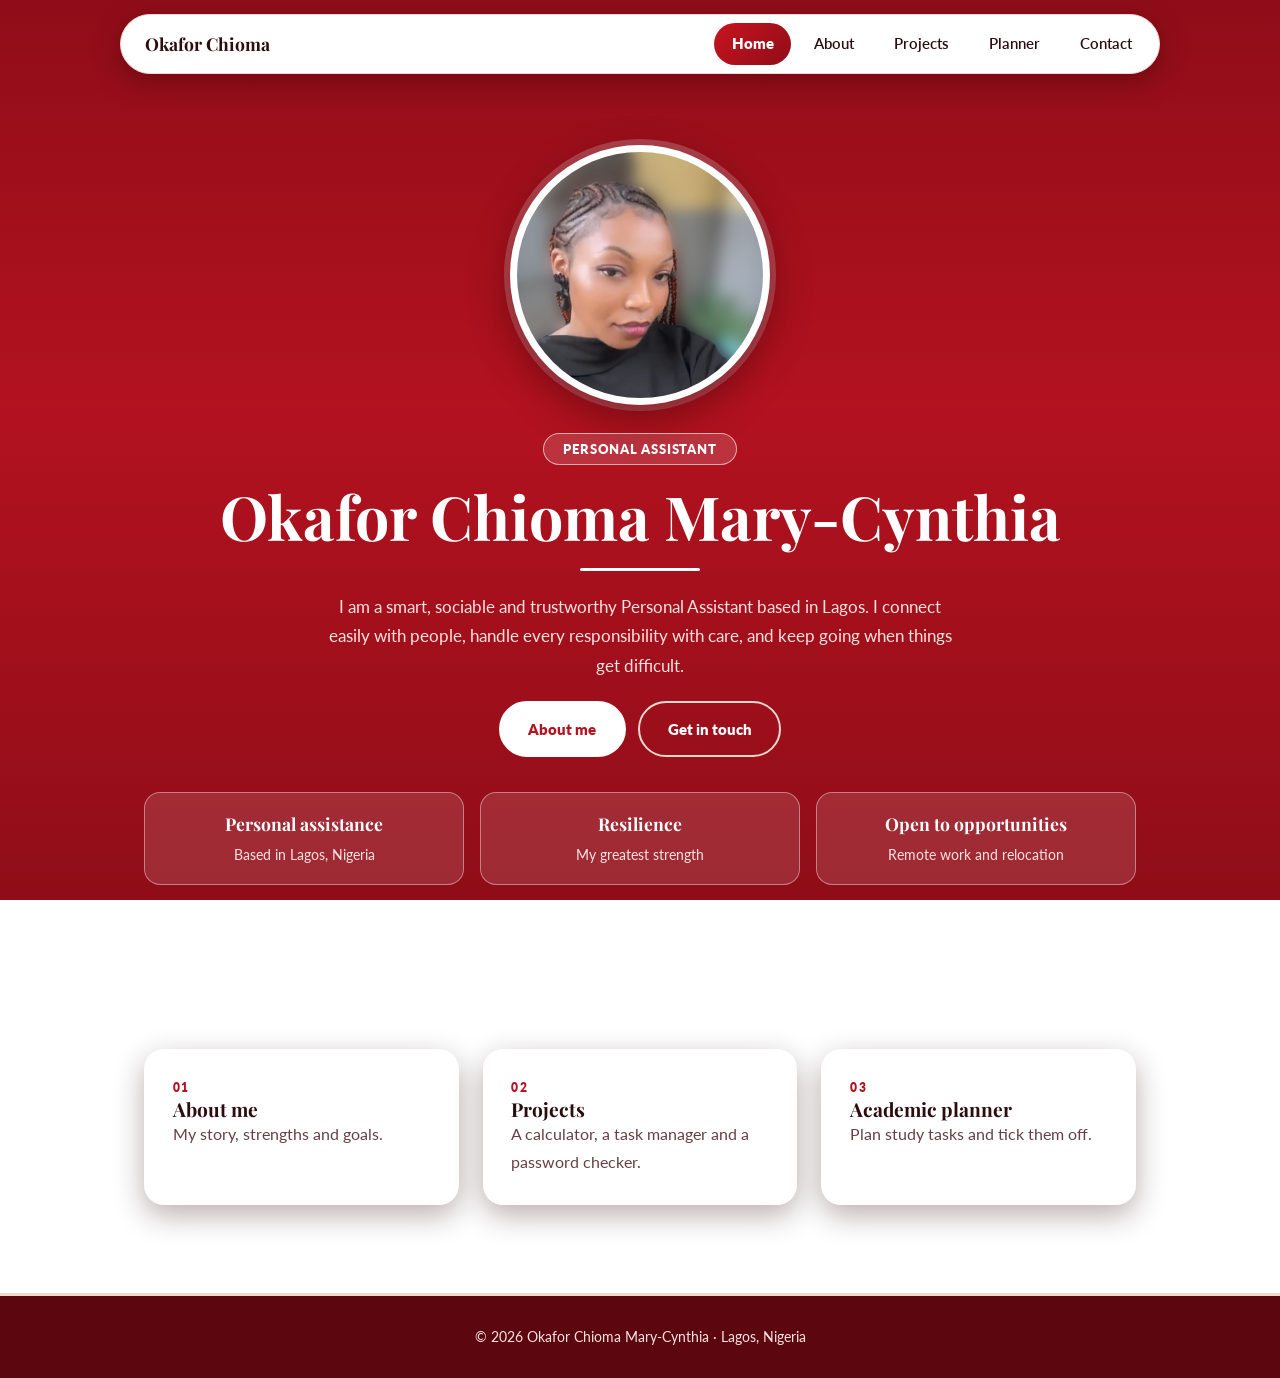
<file: index.html>
<!DOCTYPE html>
<html lang="en">
<head>
<meta charset="UTF-8">
<meta name="viewport" content="width=device-width, initial-scale=1">
<title>Home | Okafor Chioma Mary-Cynthia</title>
<meta name="description" content="Portfolio of Okafor Chioma Mary-Cynthia, personal assistant based in Lagos.">
<link rel="preconnect" href="https://fonts.googleapis.com">
<link rel="preconnect" href="https://fonts.gstatic.com" crossorigin>
<link href="https://fonts.googleapis.com/css2?family=Playfair+Display:wght@500;700&family=Lato:wght@400;700;900&display=swap" rel="stylesheet">
<link rel="stylesheet" href="style.css">
</head>
<body>
<div class="glow" id="glow" aria-hidden="true"></div>
<header class="site-header">
<div class="pill">
<a class="brand" href="index.html">Okafor Chioma</a>
<button class="menu-btn" id="menuBtn" aria-label="Toggle menu" aria-expanded="false" aria-controls="menu">&#9776;</button>
<nav class="nav" aria-label="Main navigation"><ul id="menu"><li><a href="index.html" aria-current="page">Home</a></li><li><a href="about.html">About</a></li><li><a href="projects.html">Projects</a></li><li><a href="planner.html">Planner</a></li><li><a href="contact.html">Contact</a></li></ul></nav>
</div>
</header>
<main>
<section class="hero">
<div class="wrap">
<div class="photo"><img src="photo.jpg" alt="Portrait of Okafor Chioma Mary-Cynthia" width="260" height="260"></div>
<span class="badge">PERSONAL ASSISTANT</span>
<h1>Okafor Chioma Mary-Cynthia</h1>
<hr class="rule">
<p class="intro">I am a smart, sociable and trustworthy Personal Assistant based in Lagos. I connect easily with people, handle every responsibility with care, and keep going when things get difficult.</p>
<div class="btns"><a class="btn" href="about.html">About me</a><a class="btn ghost" href="contact.html">Get in touch</a></div>
<div class="facts">
<div class="fact"><b>Personal assistance</b><span>Based in Lagos, Nigeria</span></div>
<div class="fact"><b>Resilience</b><span>My greatest strength</span></div>
<div class="fact"><b>Open to opportunities</b><span>Remote work and relocation</span></div>
</div>
</div>
</section>
<section>
<div class="wrap">
<h2>Explore my portfolio</h2>
<div class="grid" style="margin-top:1.3rem">
<a class="card" href="about.html"><p class="num">01</p><h3>About me</h3><p>My story, strengths and goals.</p></a>
<a class="card" href="projects.html"><p class="num">02</p><h3>Projects</h3><p>A calculator, a task manager and a password checker.</p></a>
<a class="card" href="planner.html"><p class="num">03</p><h3>Academic planner</h3><p>Plan study tasks and tick them off.</p></a>
</div>
</div>
</section>
</main>
<footer class="site-footer">
<p>&copy; 2026 Okafor Chioma Mary-Cynthia &middot; Lagos, Nigeria</p>
</footer>
<script src="main.js"></script>

</body>
</html>
</file>
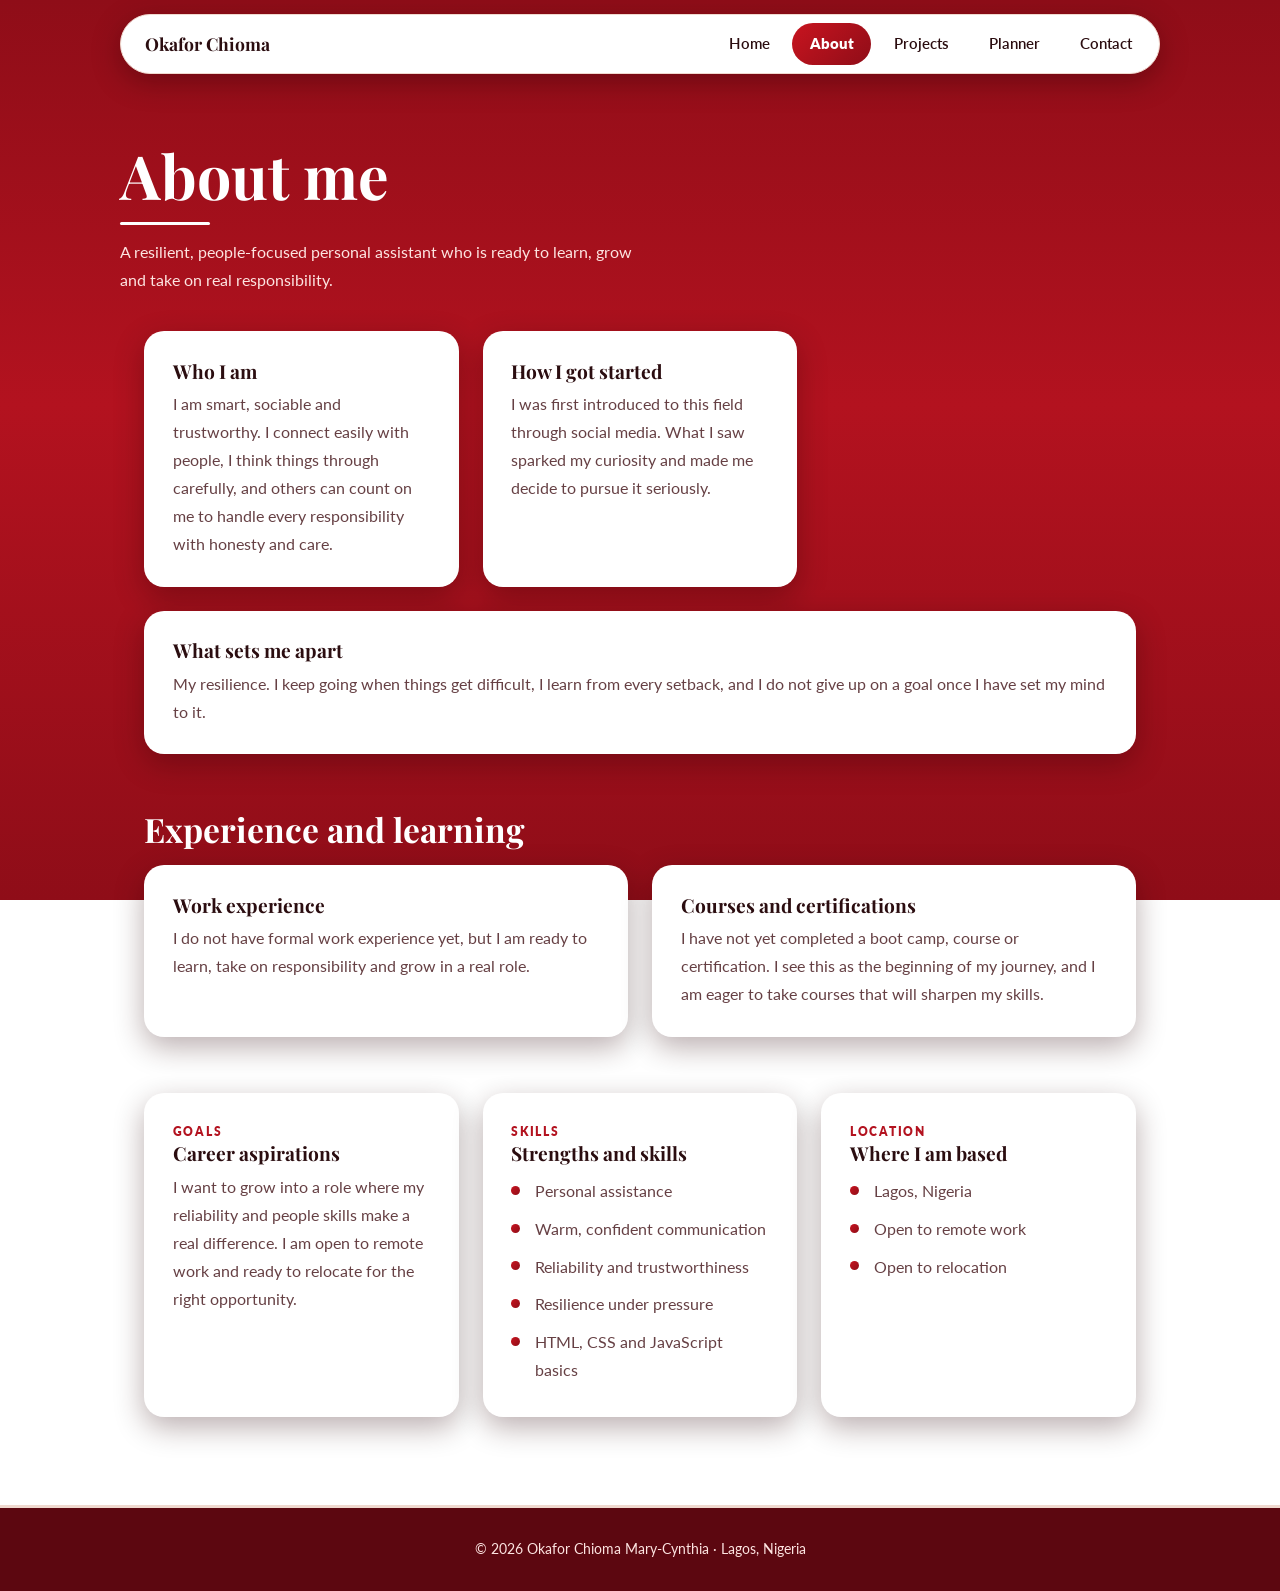
<file: about.html>
<!DOCTYPE html>
<html lang="en">
<head>
<meta charset="UTF-8">
<meta name="viewport" content="width=device-width, initial-scale=1">
<title>About Me | Okafor Chioma Mary-Cynthia</title>
<meta name="description" content="Background, training and goals of Okafor Chioma Mary-Cynthia.">
<link rel="preconnect" href="https://fonts.googleapis.com">
<link rel="preconnect" href="https://fonts.gstatic.com" crossorigin>
<link href="https://fonts.googleapis.com/css2?family=Playfair+Display:wght@500;700&family=Lato:wght@400;700;900&display=swap" rel="stylesheet">
<link rel="stylesheet" href="style.css">
</head>
<body>
<div class="glow" id="glow" aria-hidden="true"></div>
<header class="site-header">
<div class="pill">
<a class="brand" href="index.html">Okafor Chioma</a>
<button class="menu-btn" id="menuBtn" aria-label="Toggle menu" aria-expanded="false" aria-controls="menu">&#9776;</button>
<nav class="nav" aria-label="Main navigation"><ul id="menu"><li><a href="index.html">Home</a></li><li><a href="about.html" aria-current="page">About</a></li><li><a href="projects.html">Projects</a></li><li><a href="planner.html">Planner</a></li><li><a href="contact.html">Contact</a></li></ul></nav>
</div>
</header>
<main>
<div class="wrap page-title"><h1>About me</h1><p>A resilient, people-focused personal assistant who is ready to learn, grow and take on real responsibility.</p></div>
<section>
<div class="wrap grid" style="grid-template-columns:repeat(auto-fit,minmax(300px,1fr))">
<div class="card"><h3>Who I am</h3><p style="margin-top:.5rem">I am smart, sociable and trustworthy. I connect easily with people, I think things through carefully, and others can count on me to handle every responsibility with honesty and care.</p></div>
<div class="card"><h3>How I got started</h3><p style="margin-top:.5rem">I was first introduced to this field through social media. What I saw sparked my curiosity and made me decide to pursue it seriously.</p></div>
<div class="card" style="grid-column:1/-1"><h3>What sets me apart</h3><p style="margin-top:.5rem">My resilience. I keep going when things get difficult, I learn from every setback, and I do not give up on a goal once I have set my mind to it.</p></div>
</div>
</section>
<section style="padding-top:0">
<div class="wrap">
<h2>Experience and learning</h2>
<div class="grid" style="margin-top:1rem">
<div class="card"><h3>Work experience</h3><p style="margin-top:.5rem">I do not have formal work experience yet, but I am ready to learn, take on responsibility and grow in a real role.</p></div>
<div class="card"><h3>Courses and certifications</h3><p style="margin-top:.5rem">I have not yet completed a boot camp, course or certification. I see this as the beginning of my journey, and I am eager to take courses that will sharpen my skills.</p></div>
</div>
</div>
</section>
<section style="padding-top:0">
<div class="wrap grid">
<div class="card"><p class="num">GOALS</p><h3>Career aspirations</h3><p style="margin-top:.5rem">I want to grow into a role where my reliability and people skills make a real difference. I am open to remote work and ready to relocate for the right opportunity.</p></div>
<div class="card"><p class="num">SKILLS</p><h3>Strengths and skills</h3><ul class="clean" style="margin-top:.5rem"><li>Personal assistance</li><li>Warm, confident communication</li><li>Reliability and trustworthiness</li><li>Resilience under pressure</li><li>HTML, CSS and JavaScript basics</li></ul></div>
<div class="card"><p class="num">LOCATION</p><h3>Where I am based</h3><ul class="clean" style="margin-top:.5rem"><li>Lagos, Nigeria</li><li>Open to remote work</li><li>Open to relocation</li></ul></div>
</div>
</section>
</main>
<footer class="site-footer">
<p>&copy; 2026 Okafor Chioma Mary-Cynthia &middot; Lagos, Nigeria</p>
</footer>
<script src="main.js"></script>

</body>
</html>
</file>
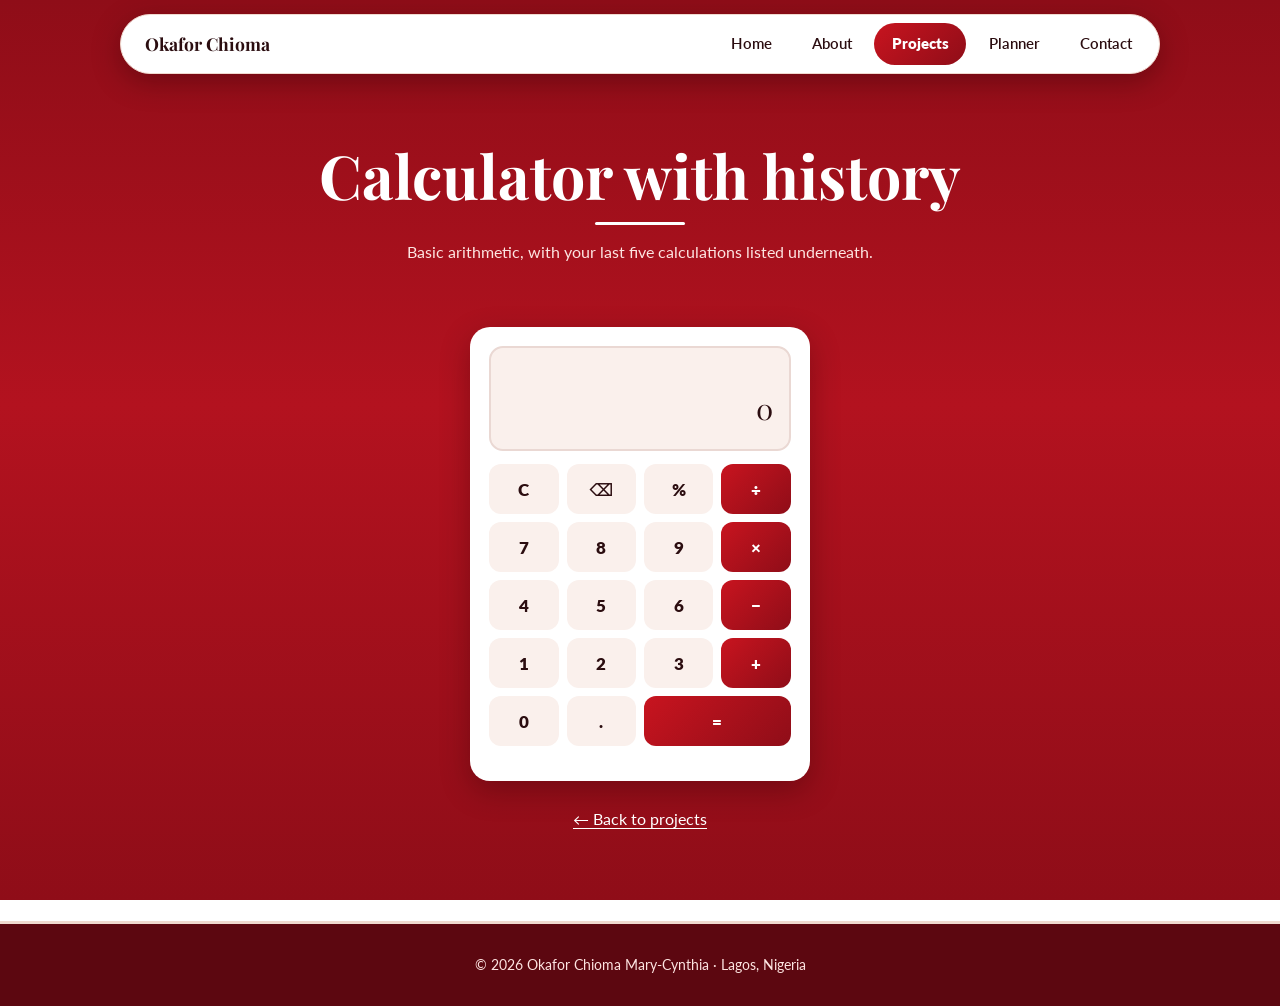
<file: calculator.html>
<!DOCTYPE html>
<html lang="en">
<head>
<meta charset="UTF-8">
<meta name="viewport" content="width=device-width, initial-scale=1">
<title>Calculator | Okafor Chioma Mary-Cynthia</title>
<meta name="description" content="Calculator with history.">
<link rel="preconnect" href="https://fonts.googleapis.com">
<link rel="preconnect" href="https://fonts.gstatic.com" crossorigin>
<link href="https://fonts.googleapis.com/css2?family=Playfair+Display:wght@500;700&family=Lato:wght@400;700;900&display=swap" rel="stylesheet">
<link rel="stylesheet" href="style.css">
</head>
<body>
<div class="glow" id="glow" aria-hidden="true"></div>
<header class="site-header">
<div class="pill">
<a class="brand" href="index.html">Okafor Chioma</a>
<button class="menu-btn" id="menuBtn" aria-label="Toggle menu" aria-expanded="false" aria-controls="menu">&#9776;</button>
<nav class="nav" aria-label="Main navigation"><ul id="menu"><li><a href="index.html">Home</a></li><li><a href="about.html">About</a></li><li><a href="projects.html" aria-current="page">Projects</a></li><li><a href="planner.html">Planner</a></li><li><a href="contact.html">Contact</a></li></ul></nav>
</div>
</header>
<main>
<div class="wrap page-title title-center"><h1>Calculator with history</h1><p>Basic arithmetic, with your last five calculations listed underneath.</p></div>
<section>
<div class="wrap">
<div class="card calc">
<div class="calc-screen"><small id="expr"></small><output id="display" aria-live="polite">0</output></div>
<div class="keys">
<button data-k="C">C</button><button data-k="DEL">&#9003;</button><button data-k="%">%</button><button data-k="÷" class="op">&divide;</button>
<button data-k="7">7</button><button data-k="8">8</button><button data-k="9">9</button><button data-k="×" class="op">&times;</button>
<button data-k="4">4</button><button data-k="5">5</button><button data-k="6">6</button><button data-k="−" class="op">&minus;</button>
<button data-k="1">1</button><button data-k="2">2</button><button data-k="3">3</button><button data-k="+" class="op">+</button>
<button data-k="0">0</button><button data-k=".">.</button><button data-k="=" class="op" style="grid-column:span 2">=</button>
</div>
<ul id="history" aria-label="Calculation history"></ul>
</div>
<p style="text-align:center"><a href="projects.html">&larr; Back to projects</a></p>
</div>
</section>
</main>
<footer class="site-footer">
<p>&copy; 2026 Okafor Chioma Mary-Cynthia &middot; Lagos, Nigeria</p>
</footer>
<script src="main.js"></script>
<script src="calculator.js"></script>
</body>
</html>
</file>
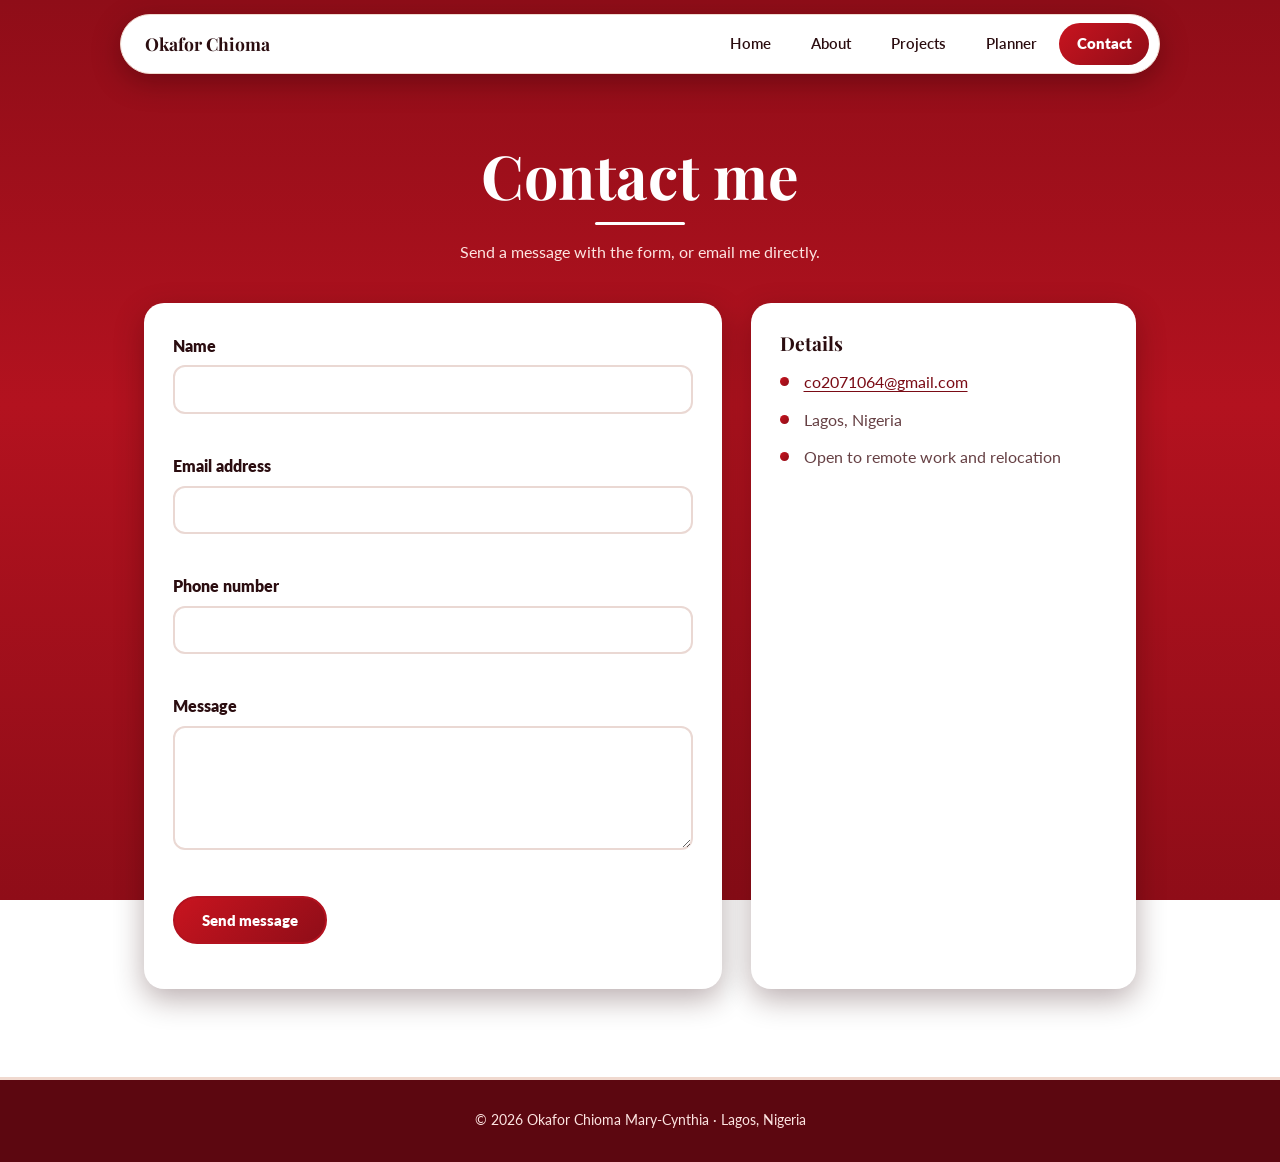
<file: contact.html>
<!DOCTYPE html>
<html lang="en">
<head>
<meta charset="UTF-8">
<meta name="viewport" content="width=device-width, initial-scale=1">
<title>Contact | Okafor Chioma Mary-Cynthia</title>
<meta name="description" content="Contact Okafor Chioma Mary-Cynthia.">
<link rel="preconnect" href="https://fonts.googleapis.com">
<link rel="preconnect" href="https://fonts.gstatic.com" crossorigin>
<link href="https://fonts.googleapis.com/css2?family=Playfair+Display:wght@500;700&family=Lato:wght@400;700;900&display=swap" rel="stylesheet">
<link rel="stylesheet" href="style.css">
</head>
<body>
<div class="glow" id="glow" aria-hidden="true"></div>
<header class="site-header">
<div class="pill">
<a class="brand" href="index.html">Okafor Chioma</a>
<button class="menu-btn" id="menuBtn" aria-label="Toggle menu" aria-expanded="false" aria-controls="menu">&#9776;</button>
<nav class="nav" aria-label="Main navigation"><ul id="menu"><li><a href="index.html">Home</a></li><li><a href="about.html">About</a></li><li><a href="projects.html">Projects</a></li><li><a href="planner.html">Planner</a></li><li><a href="contact.html" aria-current="page">Contact</a></li></ul></nav>
</div>
</header>
<main>
<div class="wrap page-title title-center"><h1>Contact me</h1><p>Send a message with the form, or email me directly.</p></div>
<section>
<div class="wrap contact">
<form class="card" id="contactForm" novalidate>
<div class="field"><label for="name">Name</label><input type="text" id="name" name="name" autocomplete="name"><p class="error" id="nameError"></p></div>
<div class="field"><label for="email">Email address</label><input type="text" id="email" name="email" autocomplete="email"><p class="error" id="emailError"></p></div>
<div class="field"><label for="phone">Phone number</label><input type="text" id="phone" name="phone" inputmode="numeric" autocomplete="tel"><p class="error" id="phoneError"></p></div>
<div class="field"><label for="message">Message</label><textarea id="message" name="message" rows="5"></textarea><p class="error" id="messageError"></p></div>
<button class="btn" type="submit">Send message</button>
<p id="formStatus" role="status"></p>
</form>
<aside class="card">
<h3>Details</h3>
<ul class="clean" style="margin-top:.6rem"><li><a href="mailto:co2071064@gmail.com">co2071064@gmail.com</a></li><li>Lagos, Nigeria</li><li>Open to remote work and relocation</li></ul>
</aside>
</div>
</section>
</main>
<footer class="site-footer">
<p>&copy; 2026 Okafor Chioma Mary-Cynthia &middot; Lagos, Nigeria</p>
</footer>
<script src="main.js"></script>
<script src="contact.js"></script>
</body>
</html>
</file>
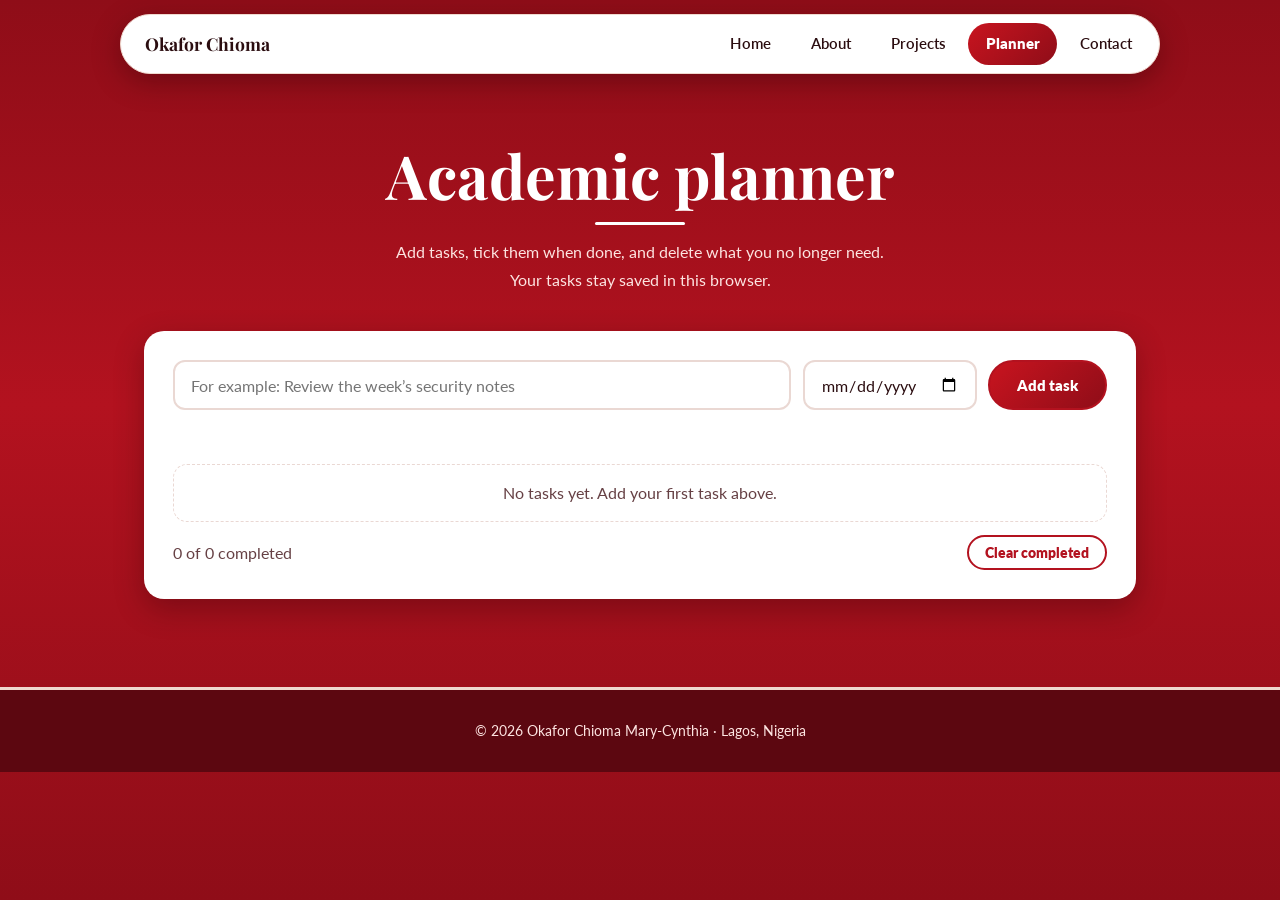
<file: planner.html>
<!DOCTYPE html>
<html lang="en">
<head>
<meta charset="UTF-8">
<meta name="viewport" content="width=device-width, initial-scale=1">
<title>Academic Planner | Okafor Chioma Mary-Cynthia</title>
<meta name="description" content="Plan study tasks and deadlines.">
<link rel="preconnect" href="https://fonts.googleapis.com">
<link rel="preconnect" href="https://fonts.gstatic.com" crossorigin>
<link href="https://fonts.googleapis.com/css2?family=Playfair+Display:wght@500;700&family=Lato:wght@400;700;900&display=swap" rel="stylesheet">
<link rel="stylesheet" href="style.css">
</head>
<body>
<div class="glow" id="glow" aria-hidden="true"></div>
<header class="site-header">
<div class="pill">
<a class="brand" href="index.html">Okafor Chioma</a>
<button class="menu-btn" id="menuBtn" aria-label="Toggle menu" aria-expanded="false" aria-controls="menu">&#9776;</button>
<nav class="nav" aria-label="Main navigation"><ul id="menu"><li><a href="index.html">Home</a></li><li><a href="about.html">About</a></li><li><a href="projects.html">Projects</a></li><li><a href="planner.html" aria-current="page">Planner</a></li><li><a href="contact.html">Contact</a></li></ul></nav>
</div>
</header>
<main>
<div class="wrap page-title title-center"><h1>Academic planner</h1><p>Add tasks, tick them when done, and delete what you no longer need. Your tasks stay saved in this browser.</p></div>
<section>
<div class="wrap">
<div class="card">
<form id="taskForm" class="add-task" novalidate>
<label for="taskInput" style="position:absolute;left:-9999px">Task</label>
<input type="text" id="taskInput" placeholder="For example: Review the week&rsquo;s security notes" maxlength="120">
<label for="taskDate" style="position:absolute;left:-9999px">Due date</label>
<input type="date" id="taskDate">
<button class="btn" type="submit">Add task</button>
</form>
<p class="error" id="taskMsg" role="alert"></p>
<ul id="taskList"></ul>
<div class="stats"><span id="count">0 of 0 completed</span><button class="btn ghost" id="clearDone" type="button" style="padding:.45rem 1rem;font-size:.9rem">Clear completed</button></div>
</div>
</div>
</section>
</main>
<footer class="site-footer">
<p>&copy; 2026 Okafor Chioma Mary-Cynthia &middot; Lagos, Nigeria</p>
</footer>
<script src="main.js"></script>
<script src="planner.js"></script>
</body>
</html>
</file>
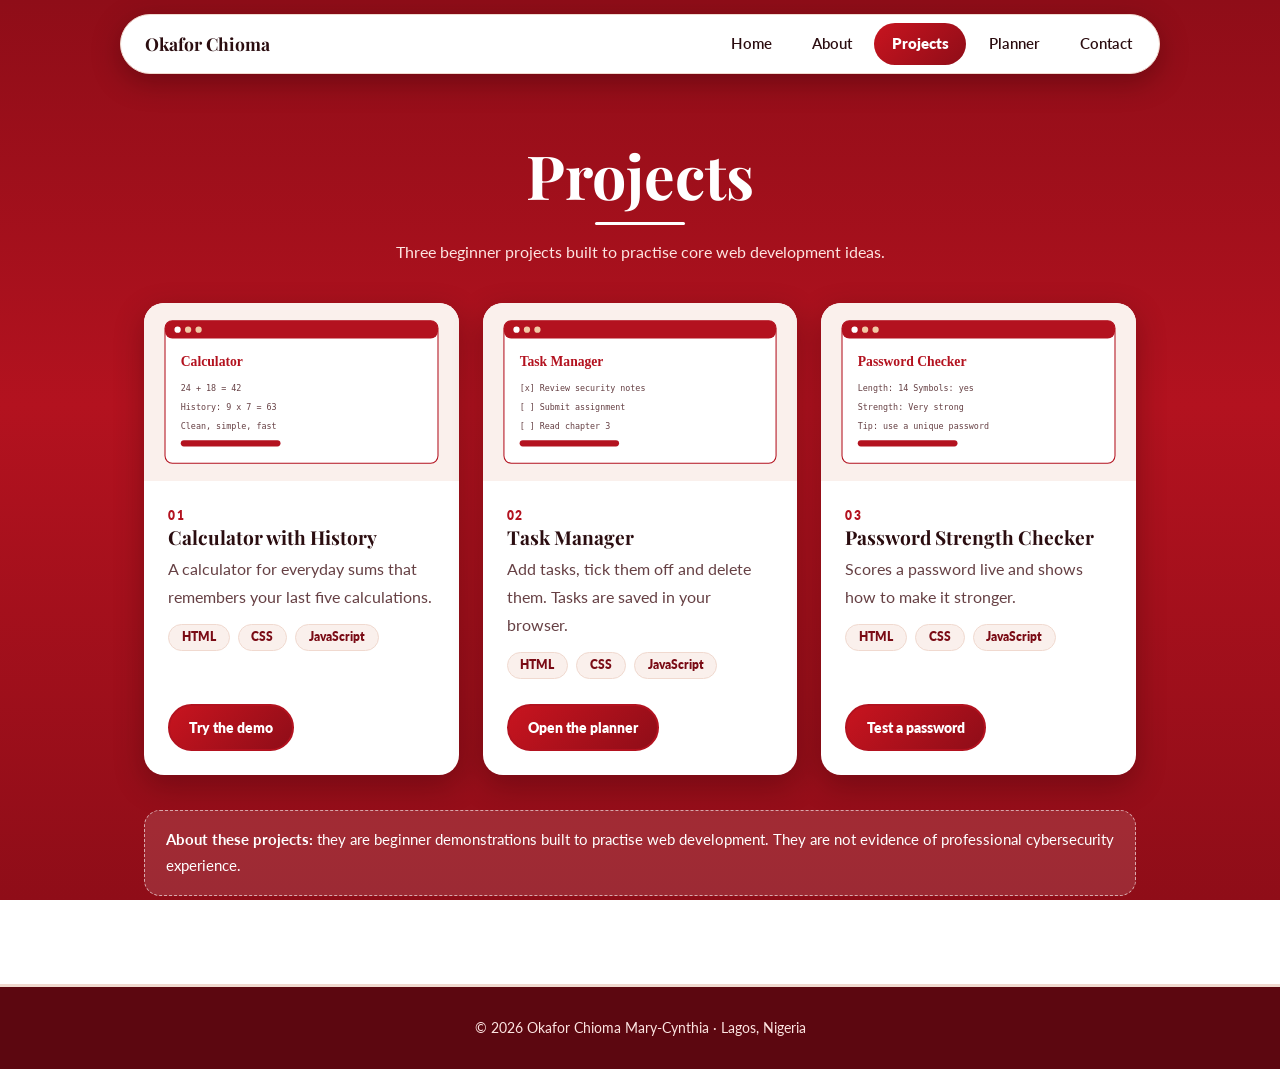
<file: projects.html>
<!DOCTYPE html>
<html lang="en">
<head>
<meta charset="UTF-8">
<meta name="viewport" content="width=device-width, initial-scale=1">
<title>Projects | Okafor Chioma Mary-Cynthia</title>
<meta name="description" content="Beginner projects by Okafor Chioma Mary-Cynthia.">
<link rel="preconnect" href="https://fonts.googleapis.com">
<link rel="preconnect" href="https://fonts.gstatic.com" crossorigin>
<link href="https://fonts.googleapis.com/css2?family=Playfair+Display:wght@500;700&family=Lato:wght@400;700;900&display=swap" rel="stylesheet">
<link rel="stylesheet" href="style.css">
</head>
<body>
<div class="glow" id="glow" aria-hidden="true"></div>
<header class="site-header">
<div class="pill">
<a class="brand" href="index.html">Okafor Chioma</a>
<button class="menu-btn" id="menuBtn" aria-label="Toggle menu" aria-expanded="false" aria-controls="menu">&#9776;</button>
<nav class="nav" aria-label="Main navigation"><ul id="menu"><li><a href="index.html">Home</a></li><li><a href="about.html">About</a></li><li><a href="projects.html" aria-current="page">Projects</a></li><li><a href="planner.html">Planner</a></li><li><a href="contact.html">Contact</a></li></ul></nav>
</div>
</header>
<main>
<div class="wrap page-title title-center"><h1>Projects</h1><p>Three beginner projects built to practise core web development ideas.</p></div>
<section>
<div class="wrap">
<div class="grid">
<article class="card project">
<img src="project-calculator.svg" alt="Preview of the calculator project" width="600" height="340">
<div class="body"><p class="num">01</p><h3>Calculator with History</h3><p style="margin-top:.4rem">A calculator for everyday sums that remembers your last five calculations.</p>
<div class="tags"><span>HTML</span><span>CSS</span><span>JavaScript</span></div>
<div class="btns"><a class="btn" href="calculator.html">Try the demo</a></div></div>
</article><article class="card project">
<img src="project-tasks.svg" alt="Preview of the task manager project" width="600" height="340">
<div class="body"><p class="num">02</p><h3>Task Manager</h3><p style="margin-top:.4rem">Add tasks, tick them off and delete them. Tasks are saved in your browser.</p>
<div class="tags"><span>HTML</span><span>CSS</span><span>JavaScript</span></div>
<div class="btns"><a class="btn" href="planner.html">Open the planner</a></div></div>
</article><article class="card project">
<img src="project-safety.svg" alt="Preview of the password checker project" width="600" height="340">
<div class="body"><p class="num">03</p><h3>Password Strength Checker</h3><p style="margin-top:.4rem">Scores a password live and shows how to make it stronger.</p>
<div class="tags"><span>HTML</span><span>CSS</span><span>JavaScript</span></div>
<div class="btns"><a class="btn" href="safety.html">Test a password</a></div></div>
</article>
</div>
<p class="note"><strong>About these projects:</strong> they are beginner demonstrations built to practise web development. They are not evidence of professional cybersecurity experience.</p>
</div>
</section>
</main>
<footer class="site-footer">
<p>&copy; 2026 Okafor Chioma Mary-Cynthia &middot; Lagos, Nigeria</p>
</footer>
<script src="main.js"></script>

</body>
</html>
</file>
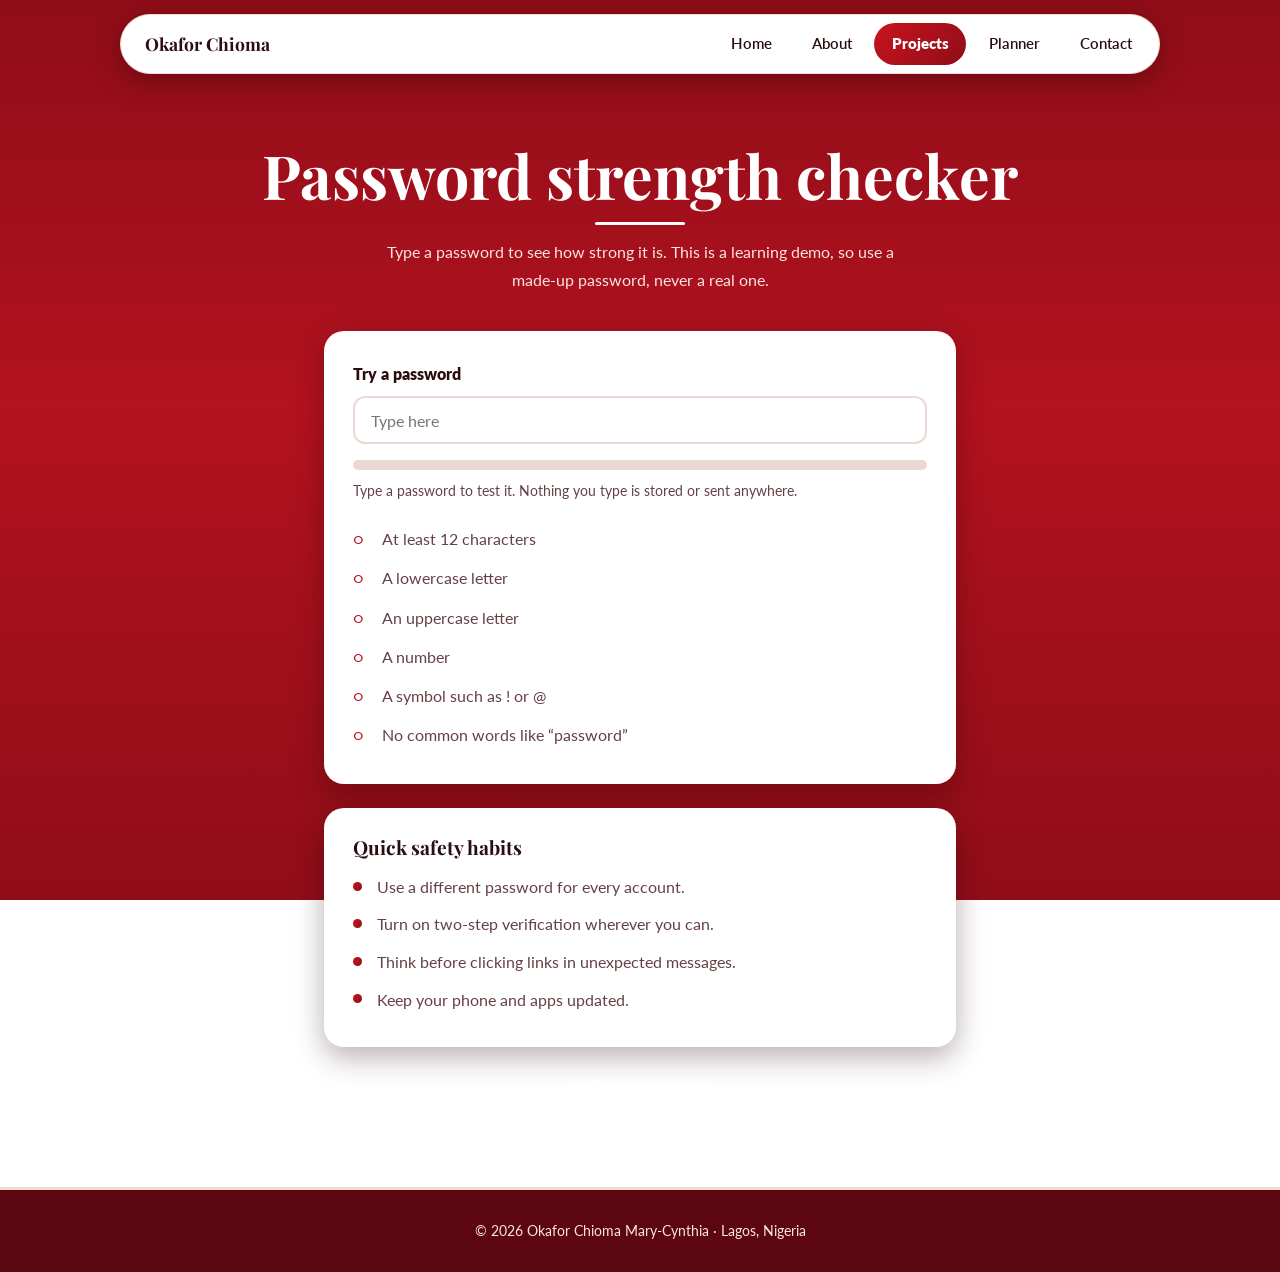
<file: safety.html>
<!DOCTYPE html>
<html lang="en">
<head>
<meta charset="UTF-8">
<meta name="viewport" content="width=device-width, initial-scale=1">
<title>Password Strength Checker | Okafor Chioma Mary-Cynthia</title>
<meta name="description" content="Check how strong a password is.">
<link rel="preconnect" href="https://fonts.googleapis.com">
<link rel="preconnect" href="https://fonts.gstatic.com" crossorigin>
<link href="https://fonts.googleapis.com/css2?family=Playfair+Display:wght@500;700&family=Lato:wght@400;700;900&display=swap" rel="stylesheet">
<link rel="stylesheet" href="style.css">
</head>
<body>
<div class="glow" id="glow" aria-hidden="true"></div>
<header class="site-header">
<div class="pill">
<a class="brand" href="index.html">Okafor Chioma</a>
<button class="menu-btn" id="menuBtn" aria-label="Toggle menu" aria-expanded="false" aria-controls="menu">&#9776;</button>
<nav class="nav" aria-label="Main navigation"><ul id="menu"><li><a href="index.html">Home</a></li><li><a href="about.html">About</a></li><li><a href="projects.html" aria-current="page">Projects</a></li><li><a href="planner.html">Planner</a></li><li><a href="contact.html">Contact</a></li></ul></nav>
</div>
</header>
<main>
<div class="wrap page-title title-center"><h1>Password strength checker</h1><p>Type a password to see how strong it is. This is a learning demo, so use a made-up password, never a real one.</p></div>
<section>
<div class="wrap" style="max-width:680px">
<div class="card">
<label for="pw" style="font-weight:800;color:var(--ink)">Try a password</label>
<input type="text" id="pw" autocomplete="off" placeholder="Type here" style="margin-top:.5rem">
<div class="meter"><span id="bar"></span></div>
<p id="strength" style="font-size:.9rem">Type a password to test it. Nothing you type is stored or sent anywhere.</p>
<ul class="checks" id="checks">
<li>At least 12 characters</li><li>A lowercase letter</li><li>An uppercase letter</li><li>A number</li><li>A symbol such as ! or @</li><li>No common words like &ldquo;password&rdquo;</li>
</ul>
</div>
<div class="card" style="margin-top:1.5rem"><h3>Quick safety habits</h3>
<ul class="clean" style="margin-top:.6rem"><li>Use a different password for every account.</li><li>Turn on two-step verification wherever you can.</li><li>Think before clicking links in unexpected messages.</li><li>Keep your phone and apps updated.</li></ul></div>
<p style="text-align:center;margin-top:1.5rem"><a href="projects.html">&larr; Back to projects</a></p>
</div>
</section>
</main>
<footer class="site-footer">
<p>&copy; 2026 Okafor Chioma Mary-Cynthia &middot; Lagos, Nigeria</p>
</footer>
<script src="main.js"></script>
<script src="safety.js"></script>
</body>
</html>
</file>
<file: style.css>
:root{--rose:#b3121f;--rose-deep:#7a0b15;--blush:#faf0ec;--ink:#2b0d10;--muted:#664044;--line:#ead8d3;--gold:#f0d9cf;--gold-lt:#fbe3e0;--goldg:linear-gradient(135deg,#c8141f 0%,#8f0d18 100%);--head:'Playfair Display',Georgia,serif;--body:'Lato',system-ui,sans-serif}
*{box-sizing:border-box;margin:0;padding:0}
html{scroll-behavior:smooth}
body{background:linear-gradient(180deg,#fff6f5 0%,#f7dcdd 55%,#fff6f5 100%);background-attachment:fixed;color:var(--ink);font-family:var(--body);font-size:16px;line-height:1.75;overflow-x:hidden;position:relative}
h1,h2,h3{font-family:var(--head);font-weight:700;line-height:1.15;color:var(--ink)}
h1{font-size:clamp(2.3rem,5.4vw,3.8rem)}h2{font-size:clamp(1.55rem,3vw,2.1rem);margin-bottom:.7rem}h3{font-size:1.2rem}
a{color:var(--rose-deep);text-underline-offset:3px}a:hover{color:var(--rose)}
img{max-width:100%;display:block}
:focus-visible{outline:3px solid var(--rose-deep);outline-offset:3px}
.glow{position:fixed;top:0;left:0;width:480px;height:480px;margin:-240px 0 0 -240px;border-radius:50%;pointer-events:none;z-index:0;background:radial-gradient(circle,rgba(201,138,148,.48) 0%,rgba(240,170,180,.2) 40%,transparent 70%);opacity:0;transition:opacity .4s;will-change:transform}
.glow.on{opacity:1}
header,main,footer{position:relative;z-index:1}
.site-header{position:sticky;top:0;z-index:20;padding:.9rem 1rem}
.pill{max-width:1040px;margin:auto;background:#fff;border:1.5px solid var(--gold);border-radius:999px;padding:.5rem .6rem .5rem 1.5rem;display:flex;align-items:center;justify-content:space-between;box-shadow:0 8px 28px rgba(90,15,30,.18),0 0 0 4px rgba(201,138,148,.14)}
.brand{font-family:var(--head);font-weight:700;color:var(--ink);text-decoration:none;font-size:1.1rem}
.nav ul{list-style:none;display:flex;gap:.3rem}
.nav a{display:block;padding:.5rem 1.1rem;border-radius:999px;color:var(--ink);text-decoration:none;font-weight:600;font-size:.92rem;transition:background .25s}
.nav a:hover{background:var(--blush);color:var(--rose-deep)}
.nav a[aria-current="page"]{background:var(--goldg);color:#fff;font-weight:800}
.menu-btn{display:none;background:var(--goldg);color:#fff;border:none;border-radius:999px;font-size:1.2rem;padding:.35rem .9rem;cursor:pointer}
.wrap{max-width:1040px;margin:auto;padding:0 1.5rem}
section{padding:3.5rem 0}
.hero{padding:3.5rem 0 3rem;text-align:center}
.photo{width:260px;height:260px;margin:0 auto 1.8rem;padding:7px;border-radius:50%;background:var(--goldg);box-shadow:0 14px 40px rgba(90,15,30,.3),0 0 0 6px rgba(201,138,148,.18)}
.photo img{width:100%;height:100%;object-fit:cover;object-position:42% 45%;border-radius:50%;background:#fff}
.badge{display:inline-block;background:#fff;border:1.5px solid var(--gold);color:var(--rose-deep);padding:.2rem 1.2rem;border-radius:999px;font-size:.82rem;font-weight:800;letter-spacing:.06em;margin-bottom:1rem}
.rule{width:120px;height:3px;border:0;border-radius:3px;background:var(--goldg);margin:1.1rem auto 0}
.hero .intro{max-width:640px;margin:1.3rem auto;color:var(--muted);font-size:1.05rem}
.btn{display:inline-block;padding:.8rem 1.7rem;border:2px solid var(--gold);border-radius:999px;background:var(--goldg);color:#fff;font-family:var(--body);font-weight:800;font-size:.95rem;cursor:pointer;text-decoration:none;transition:transform .2s,box-shadow .2s}
.btn:hover{color:#fff;transform:translateY(-3px);box-shadow:0 8px 20px rgba(122,18,38,.35)}
.btn.ghost{background:transparent;color:var(--rose-deep);border-color:var(--gold)}.btn.ghost:hover{background:#fff;color:var(--rose-deep)}
.btns{display:flex;gap:.8rem;flex-wrap:wrap;justify-content:center;margin-top:1.3rem}
.facts{display:grid;grid-template-columns:repeat(3,1fr);gap:1rem;margin-top:2.2rem}
.fact{background:rgba(255,255,255,.7);border:1px solid var(--gold);border-radius:16px;padding:1rem}
.fact b{display:block;font-family:var(--head);font-size:1.1rem;color:var(--ink)}.fact span{font-size:.88rem;color:var(--muted)}
.card{background:#fff;color:var(--ink);border:1px solid #ead8d3;border-radius:20px;padding:1.8rem;box-shadow:0 10px 30px rgba(90,15,30,.14);transition:transform .25s}
.card h2,.card h3{color:var(--ink)}.card p{color:var(--muted)}.card a{color:var(--rose-deep)}
a.card{display:block;text-decoration:none}a.card:hover{transform:translateY(-5px);box-shadow:0 14px 34px rgba(122,18,38,.3)}
.card .num{font-size:.75rem;font-weight:800;letter-spacing:.14em;color:#b3121f}
.grid{display:grid;grid-template-columns:repeat(auto-fit,minmax(250px,1fr));gap:1.5rem}
.page-title{padding:3.2rem 0 .5rem}.page-title p{max-width:58ch;margin-top:.8rem;color:var(--muted)}
.page-title h1::after{content:"";display:block;width:90px;height:3px;border-radius:3px;background:var(--goldg);margin-top:.8rem}
.title-center h1::after{margin-inline:auto}
.page-title+section{padding-top:1.8rem}
.title-center{text-align:center}.title-center p{margin-inline:auto}
ul.clean{list-style:none}ul.clean li{padding:.3rem 0 .3rem 1.5rem;position:relative;color:var(--muted)}
ul.clean li::before{content:"";position:absolute;left:0;top:.85rem;width:9px;height:9px;border-radius:50%;background:var(--goldg)}
.table-scroll{overflow-x:auto}
table{width:100%;border-collapse:collapse;min-width:520px}
th,td{text-align:left;padding:.9rem 1rem;border-bottom:1px solid var(--line);vertical-align:top;color:var(--muted)}
th{background:var(--rose-deep);color:var(--gold-lt);font-family:var(--head);font-size:.92rem}
td:first-child{color:var(--ink);font-weight:700}
.tags{display:flex;flex-wrap:wrap;gap:.5rem;margin:.8rem 0}
.tags span{background:var(--blush);color:var(--rose-deep);border:1px solid #ead8d3;padding:.1rem .8rem;border-radius:999px;font-size:.78rem;font-weight:800}
.project{padding:0;overflow:hidden;display:flex;flex-direction:column}
.project img{width:100%;height:auto;aspect-ratio:600/340}
.project .body{padding:1.5rem;display:flex;flex-direction:column;flex:1}
.project .btns{justify-content:flex-start;margin-top:auto;padding-top:.8rem}.project .btn{padding:.55rem 1.2rem;font-size:.9rem}
.note{background:rgba(255,255,255,.7);border:1px dashed var(--gold);border-radius:16px;padding:1rem 1.3rem;margin-top:2.2rem;font-size:.92rem;color:var(--muted)}
input,textarea{font-family:inherit;font-size:1rem;padding:.8rem 1rem;border:2px solid var(--line);border-radius:12px;background:#fff;color:var(--ink);width:100%}
input:focus,textarea:focus{border-color:var(--gold);outline:none;box-shadow:0 0 0 4px rgba(201,138,148,.25)}
.add-task{display:grid;grid-template-columns:1fr auto auto;gap:.7rem}
#taskList{list-style:none;margin-top:1.3rem}
#taskList li{display:flex;align-items:center;gap:1rem;padding:.9rem 1rem;border:1px solid var(--line);border-radius:14px;background:var(--blush);margin-bottom:.7rem;animation:pop .3s ease}
#taskList li.done .label{text-decoration:line-through;color:#a58b88}
#taskList input[type=checkbox]{width:22px;height:22px;accent-color:var(--rose);flex:none}
.label{flex:1;word-break:break-word;color:var(--ink)}.label small{display:block;color:var(--muted)}
.del{background:none;border:none;color:var(--rose-deep);font-family:inherit;font-weight:800;cursor:pointer;padding:.3rem .6rem;border-radius:8px}.del:hover{background:#fff}
.stats{display:flex;justify-content:space-between;align-items:center;flex-wrap:wrap;gap:.6rem;margin-top:.8rem;color:var(--muted)}
#taskList li.empty{display:block;text-align:center;color:var(--muted);border-style:dashed;background:transparent}
@keyframes pop{from{opacity:0;transform:scale(.97)}to{opacity:1;transform:none}}
.contact{display:grid;grid-template-columns:1.2fr .8fr;gap:1.8rem}
.field{margin-bottom:1.1rem}.field label{display:block;font-weight:800;color:var(--ink);margin-bottom:.35rem}
.error{color:#b3261e;font-size:.85rem;font-weight:600;min-height:1.2em;margin-top:.25rem}
.field.invalid input,.field.invalid textarea{border-color:#b3261e}
#formStatus,#taskMsg{margin-top:1rem;font-weight:800}
.calc{max-width:340px;margin:1.5rem auto;padding:1.2rem}
.calc-screen{background:var(--blush);border:2px solid #ead8d3;border-radius:14px;padding:1rem;text-align:right;min-height:86px}
.calc-screen small{display:block;color:var(--muted);min-height:1.4em}.calc-screen output{font-family:var(--head);font-size:1.8rem;color:var(--ink);overflow-wrap:anywhere}
.keys{display:grid;grid-template-columns:repeat(4,1fr);gap:.5rem;margin-top:.8rem}
.keys button{min-height:50px;border:none;border-radius:12px;background:var(--blush);color:var(--ink);font-family:var(--body);font-weight:800;font-size:1.05rem;cursor:pointer;transition:transform .15s,background .15s}
.keys button:hover{transform:translateY(-2px);background:#f3e1dc}.keys .op{background:var(--goldg);color:#fff}.keys .op:hover{background:var(--goldg);box-shadow:0 4px 12px rgba(122,18,38,.4)}
#history{list-style:none;margin-top:1rem;font-size:.88rem;color:var(--muted)}#history li{padding:.3rem 0;border-bottom:1px solid var(--line)}
.meter{height:10px;background:var(--line);border-radius:99px;margin:1rem 0 .5rem;overflow:hidden}.meter span{display:block;height:100%;width:0;background:var(--rose);transition:width .3s,background .3s}
.checks{list-style:none;margin-top:1rem}.checks li{padding:.35rem 0 .35rem 1.8rem;position:relative;color:var(--muted)}
.checks li::before{content:"\25CB";position:absolute;left:0;color:#b3121f}.checks li.ok{color:var(--ink);font-weight:700}.checks li.ok::before{content:"\25CF"}
.site-footer{background:var(--rose-deep);border-top:3px solid var(--gold);text-align:center;padding:1.8rem 1rem;font-size:.88rem;color:var(--gold-lt);margin-top:2rem}
@media(max-width:820px){
 .menu-btn{display:block}.pill{border-radius:26px;position:relative}
 .nav{position:absolute;top:calc(100% + .5rem);left:0;right:0;background:#fff;border:1.5px solid var(--gold);border-radius:22px;box-shadow:0 8px 28px rgba(90,15,30,.2)}
 .nav ul{display:none;flex-direction:column;padding:.6rem}.nav ul.open{display:flex}
 .contact,.facts{grid-template-columns:1fr}.add-task{grid-template-columns:1fr}section{padding:2.8rem 0}.photo{width:220px;height:220px}
}
@media(prefers-reduced-motion:reduce){*{animation:none!important;transition:none!important}html{scroll-behavior:auto}.glow{display:none}}

/* ---- red theme: crimson page, white cards ---- */
body{background:linear-gradient(180deg,#8f0d18 0%,#b3121f 45%,#8f0d18 100%);background-attachment:fixed;color:#fff}
h1,h2,h3{color:#fff}.card h2,.card h3,.fact b{color:var(--ink)}.fact b{color:#fff}
a{color:#fff}a:hover{color:#ffe1e4}
.glow{background:radial-gradient(circle,rgba(255,236,230,.40) 0%,rgba(255,200,195,.14) 40%,transparent 70%)}
.photo{background:#fff;box-shadow:0 14px 40px rgba(40,0,5,.45),0 0 0 6px rgba(255,255,255,.22)}
.photo img{background:#fff}
.badge{background:rgba(255,255,255,.14);border:1px solid rgba(255,255,255,.6);color:#fff}
.rule,.page-title h1::after{background:#fff}
.hero .intro,.page-title p{color:#fde4e1}
.fact{background:rgba(255,255,255,.12);border:1px solid rgba(255,255,255,.4)}.fact span{color:#fde4e1}
.note{background:rgba(255,255,255,.12);border:1px dashed rgba(255,255,255,.6);color:#fff}
.btn{background:#fff;color:var(--rose);border:2px solid #fff}.btn:hover{background:var(--rose-deep);color:#fff;box-shadow:0 8px 20px rgba(40,0,5,.4)}
.btn.ghost{background:transparent;color:#fff}.btn.ghost:hover{background:#fff;color:var(--rose)}
.card .btn{border-color:var(--rose);background:var(--goldg);color:#fff}.card .btn:hover{background:var(--rose-deep);border-color:var(--rose-deep);color:#fff}
.card .btn.ghost{background:transparent;color:var(--rose)}.card .btn.ghost:hover{background:var(--rose);color:#fff}
.card{border:0;box-shadow:0 10px 30px rgba(40,0,5,.32)}
a.card:hover{box-shadow:0 14px 34px rgba(40,0,5,.45)}
.tags span{border:1px solid #f0d9cf}
:focus-visible{outline:3px solid #fff}.card :focus-visible,input:focus-visible,textarea:focus-visible{outline-color:var(--rose)}
.site-footer{background:#5c0710;border-top:3px solid #f0d9cf;color:#fde4e1}
.pill{border:1.5px solid #f0d9cf;box-shadow:0 8px 28px rgba(40,0,5,.35)}
.nav a:hover{background:#faf0ec;color:var(--rose)}
input:focus,textarea:focus{border-color:var(--rose);box-shadow:0 0 0 4px rgba(179,18,31,.18)}
.meter span{background:var(--rose)}
</file>
